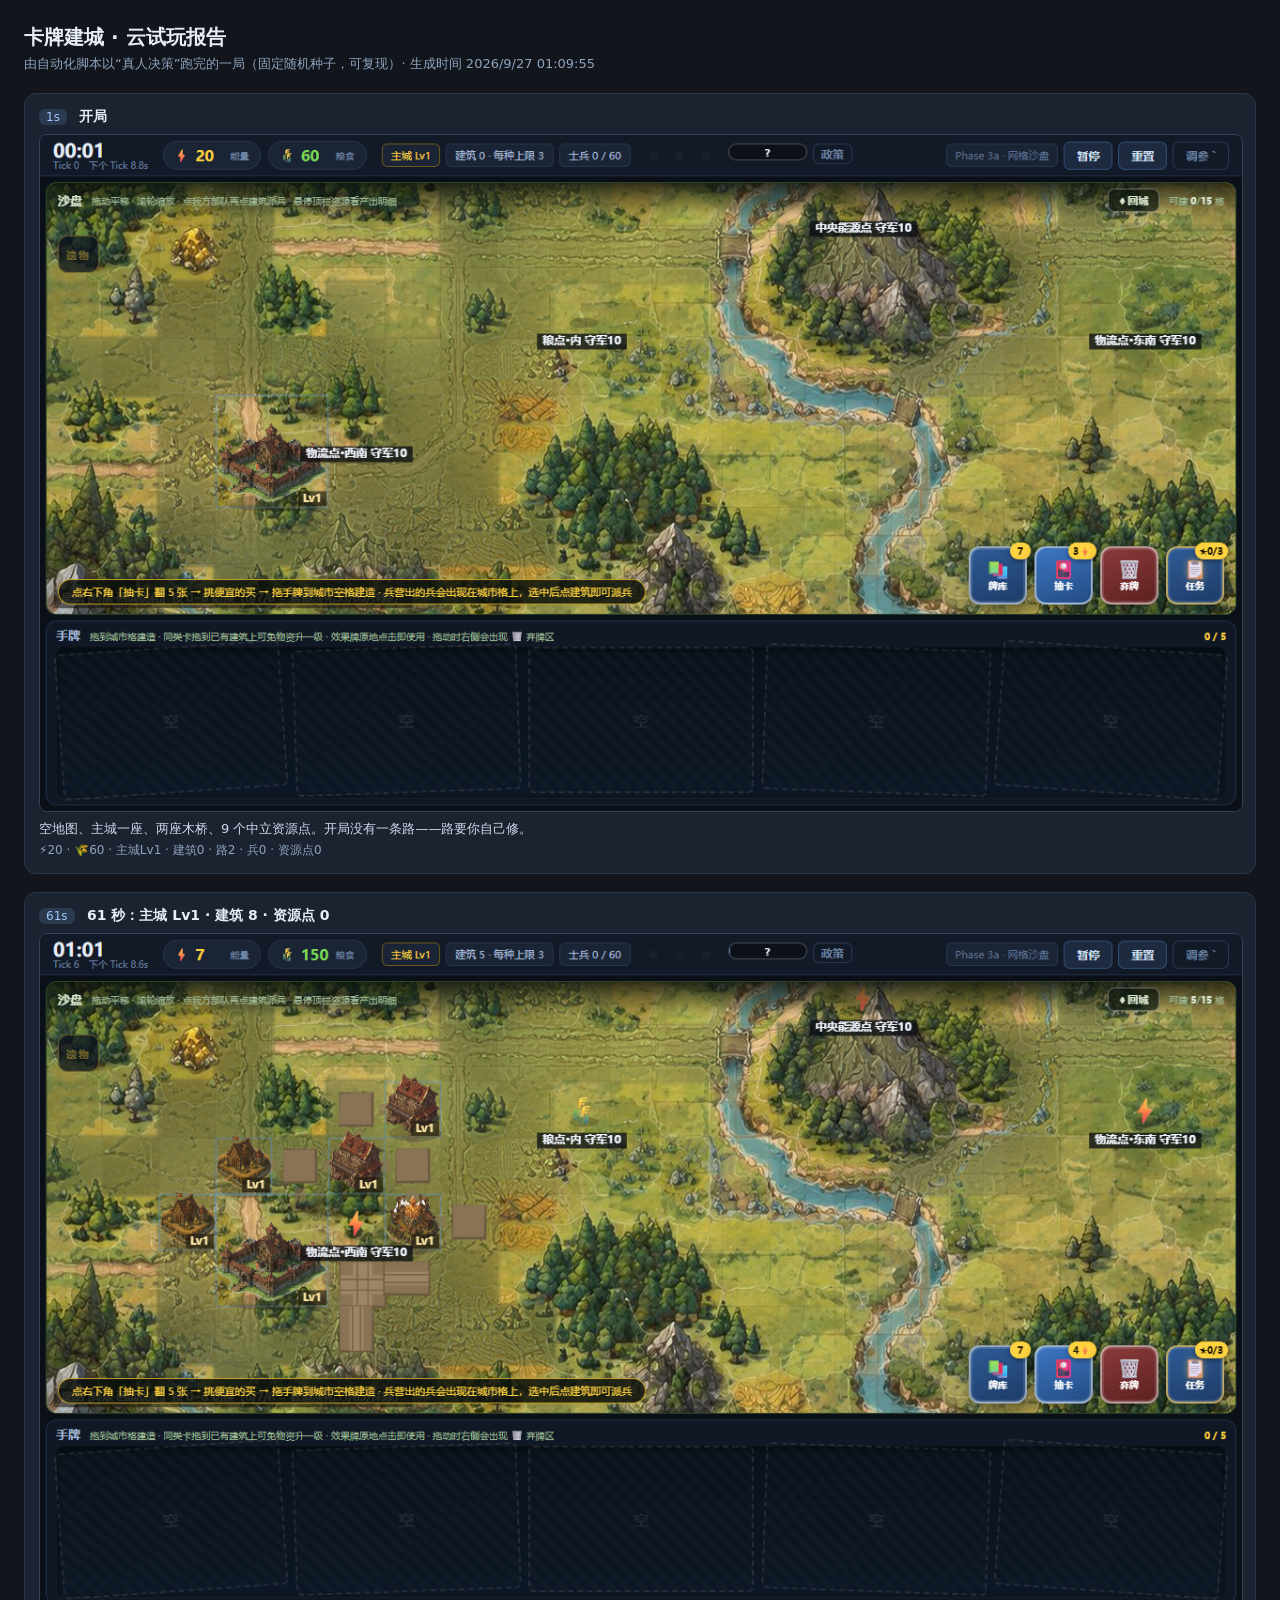
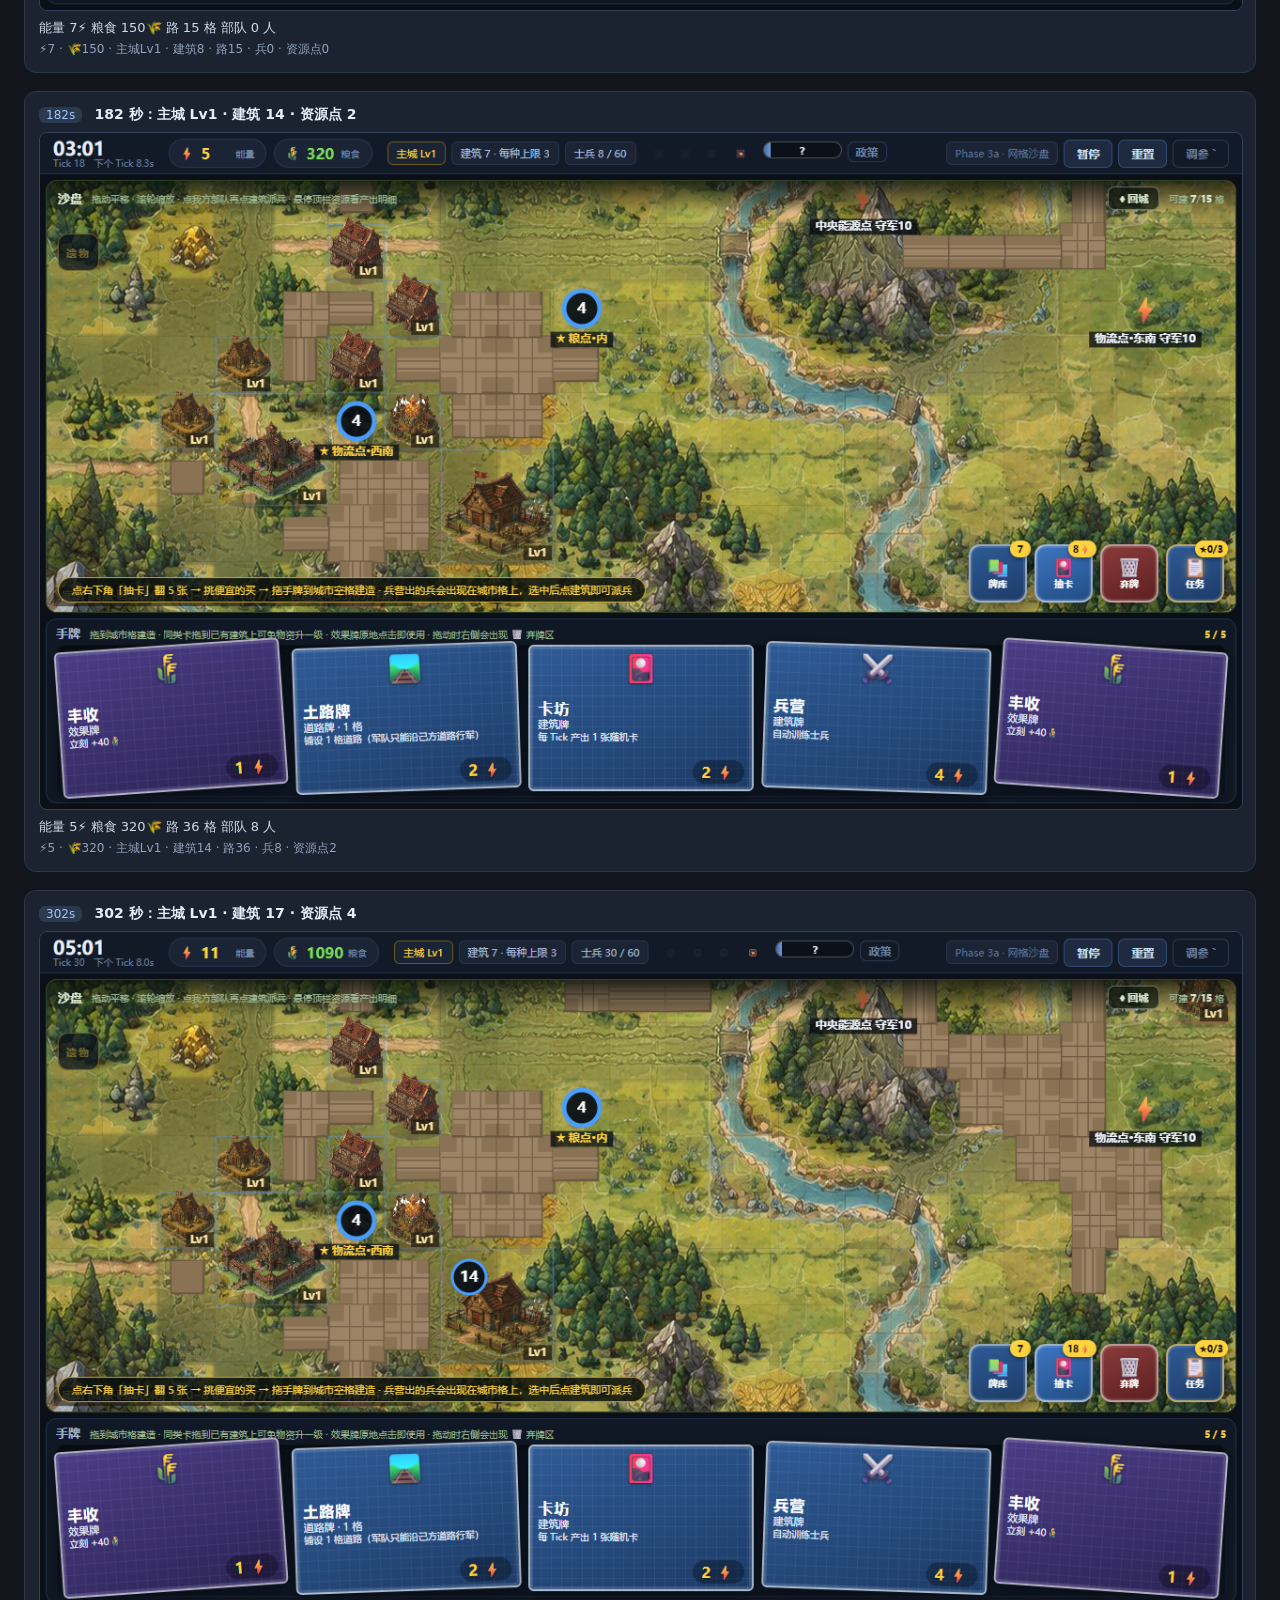
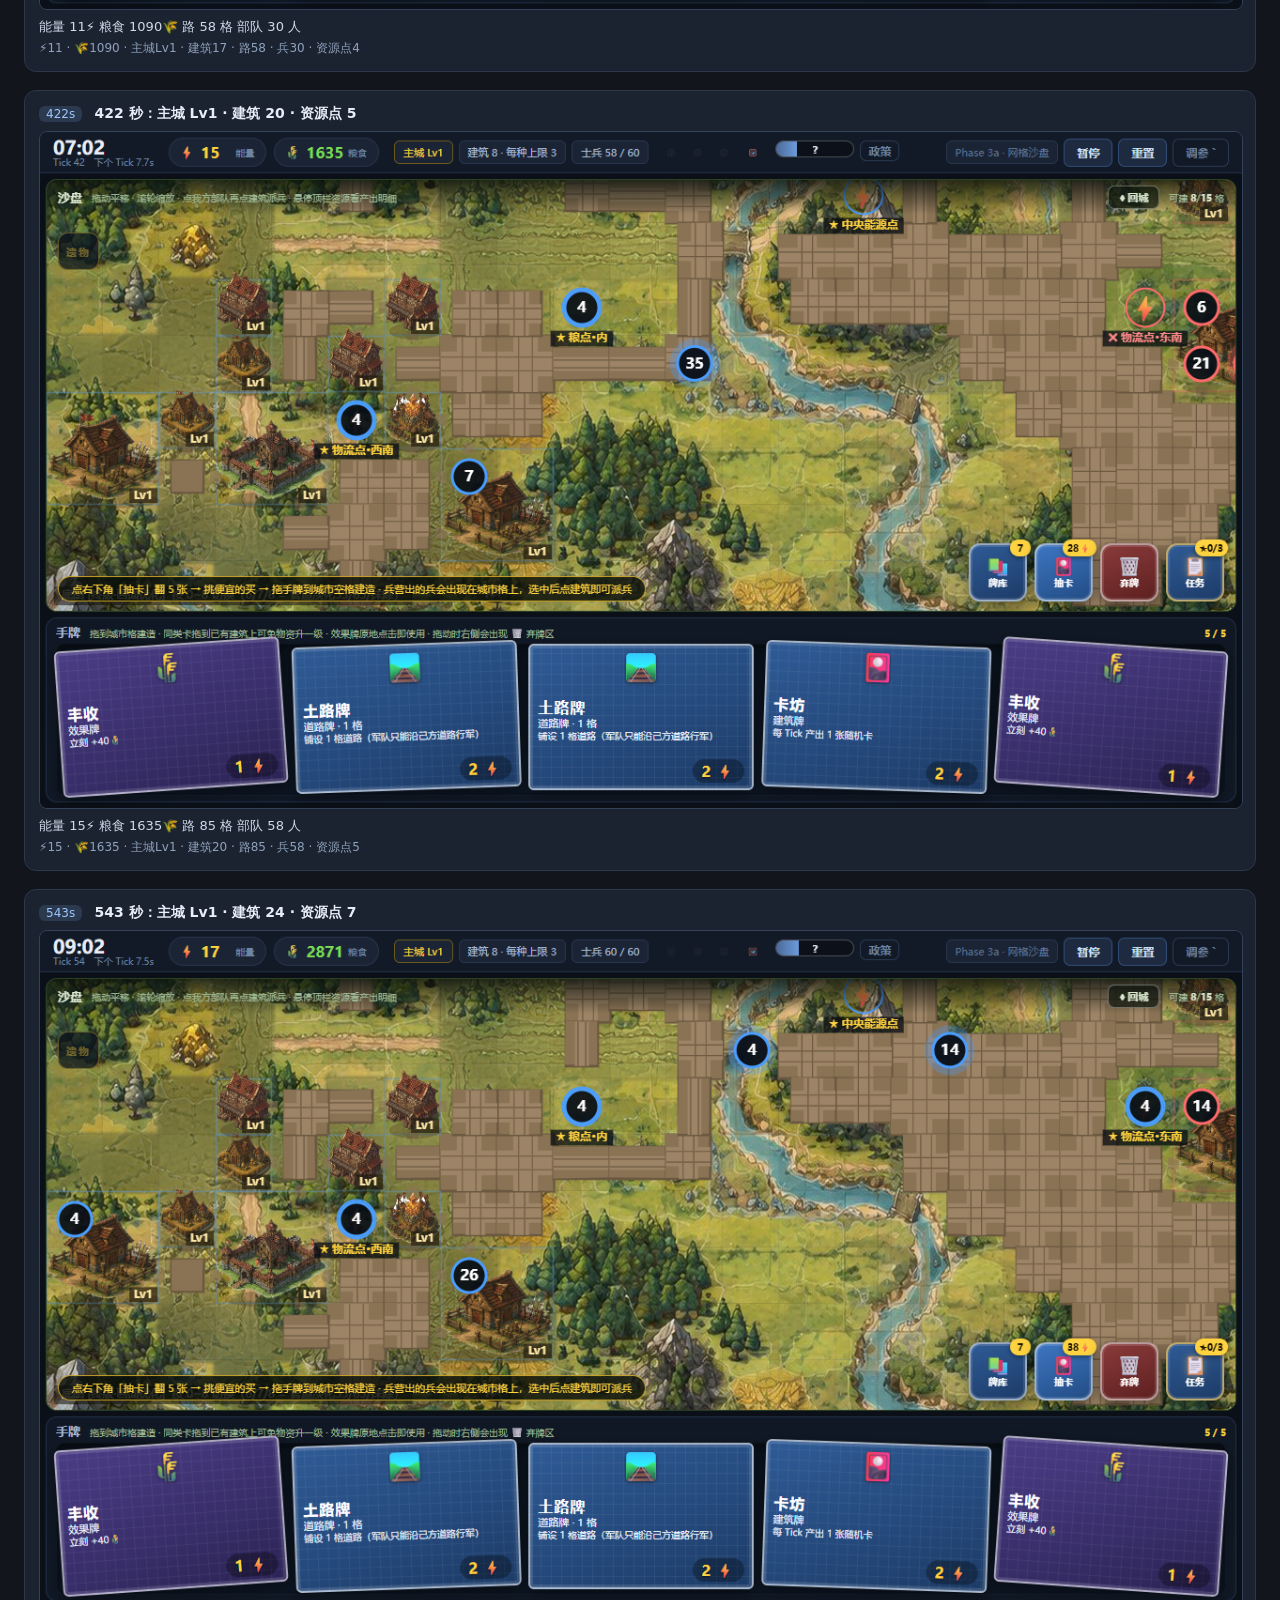
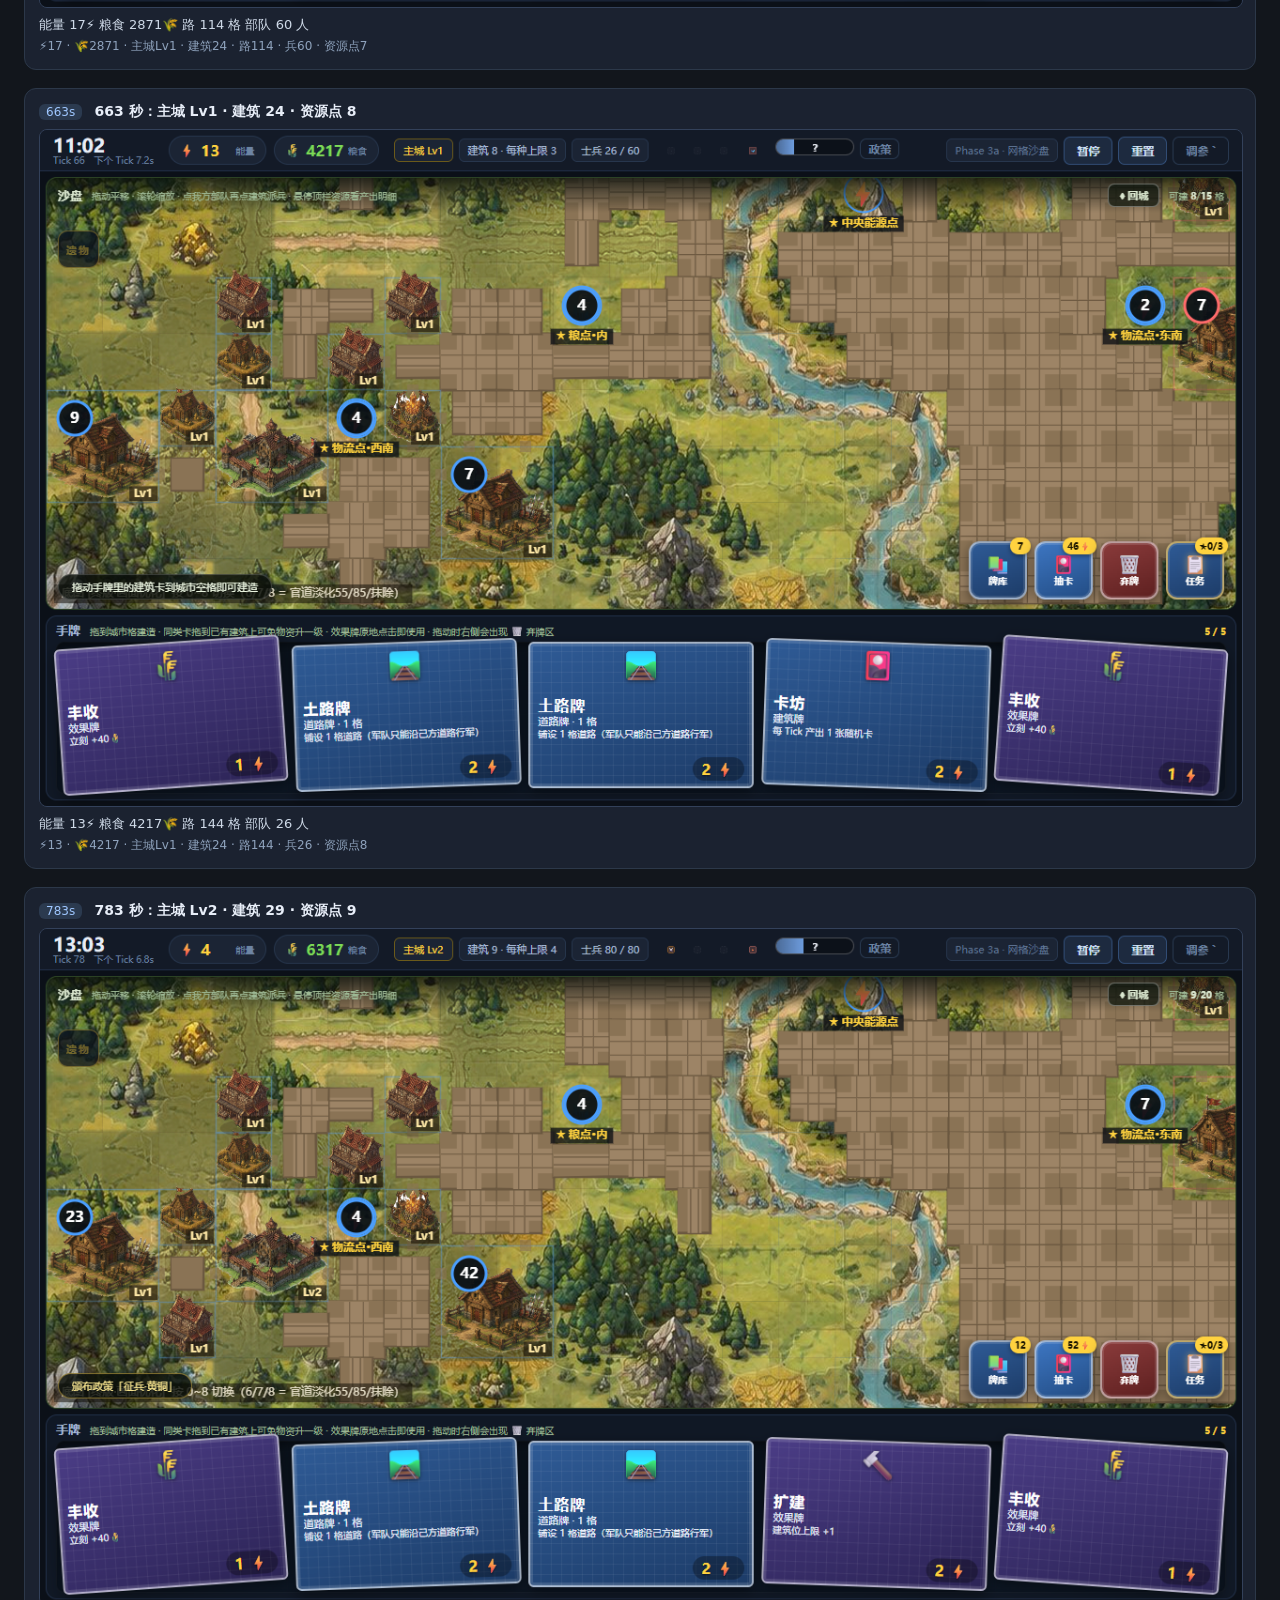
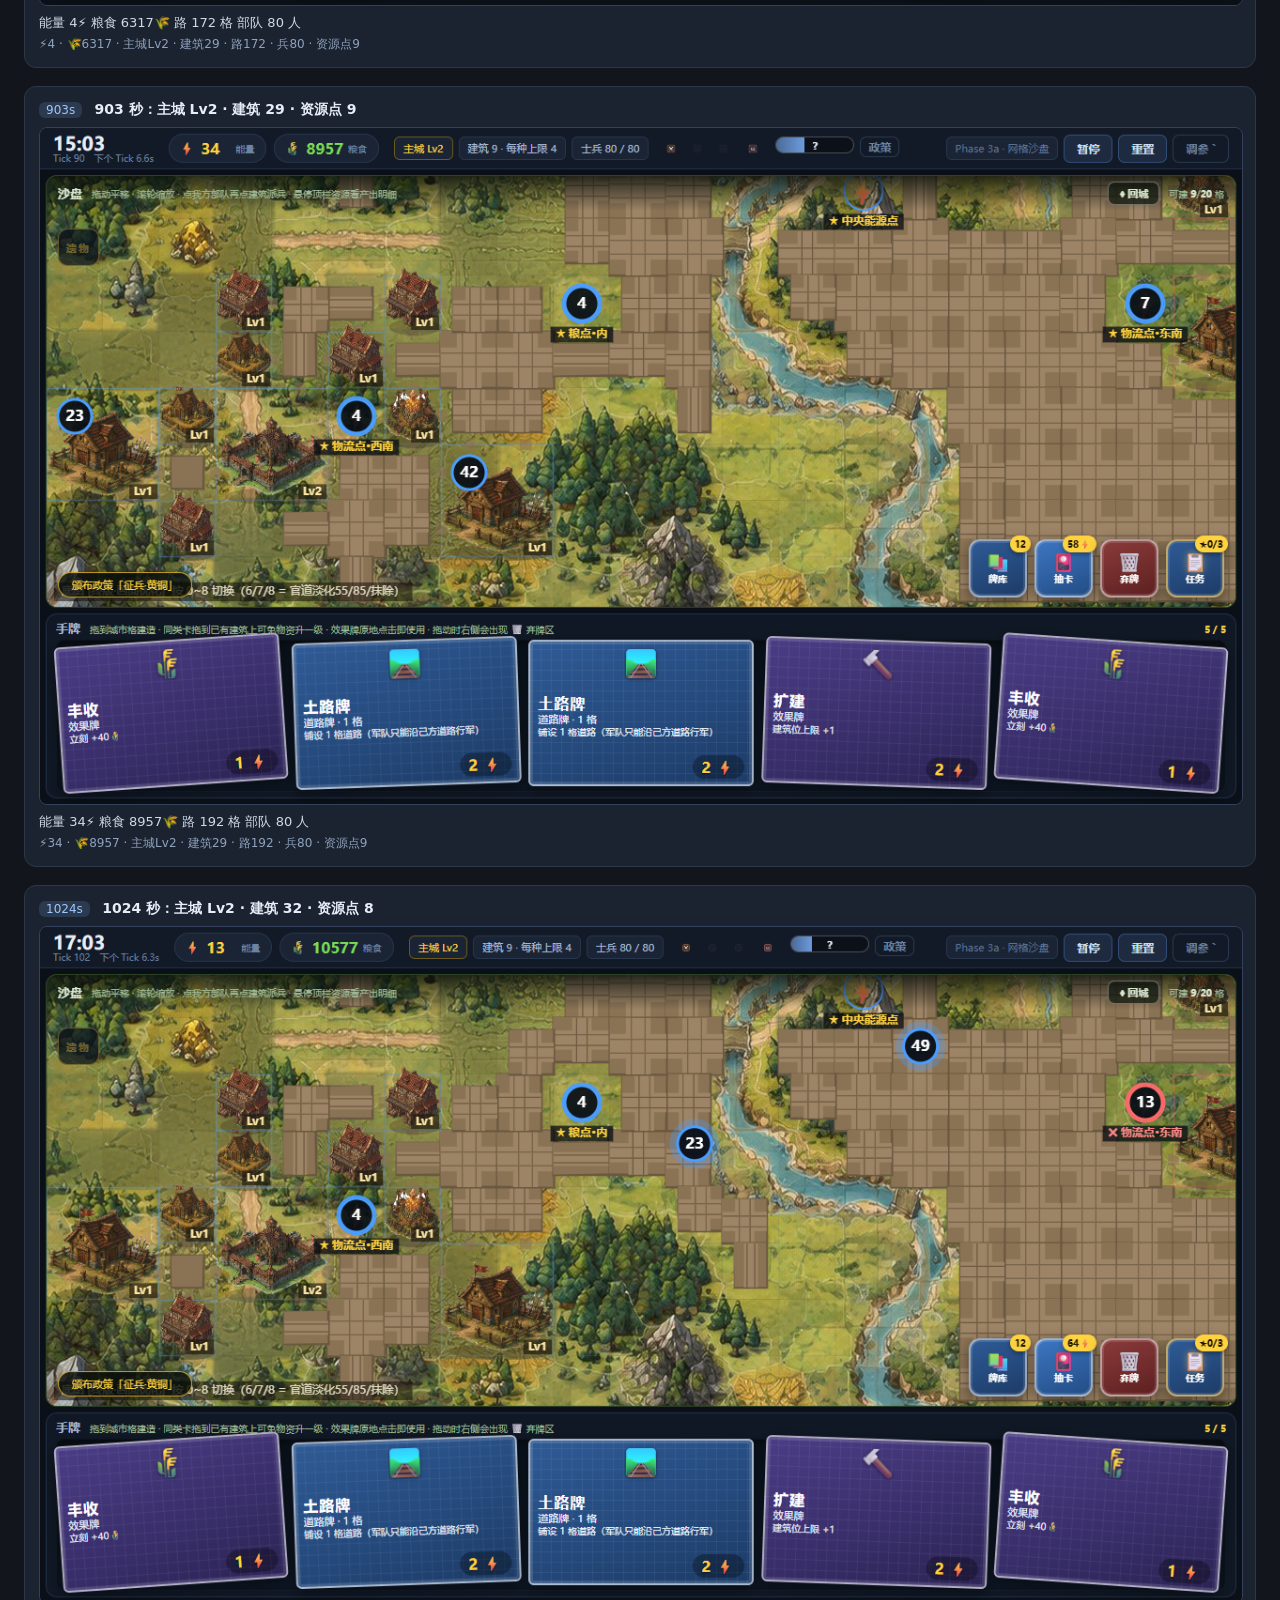
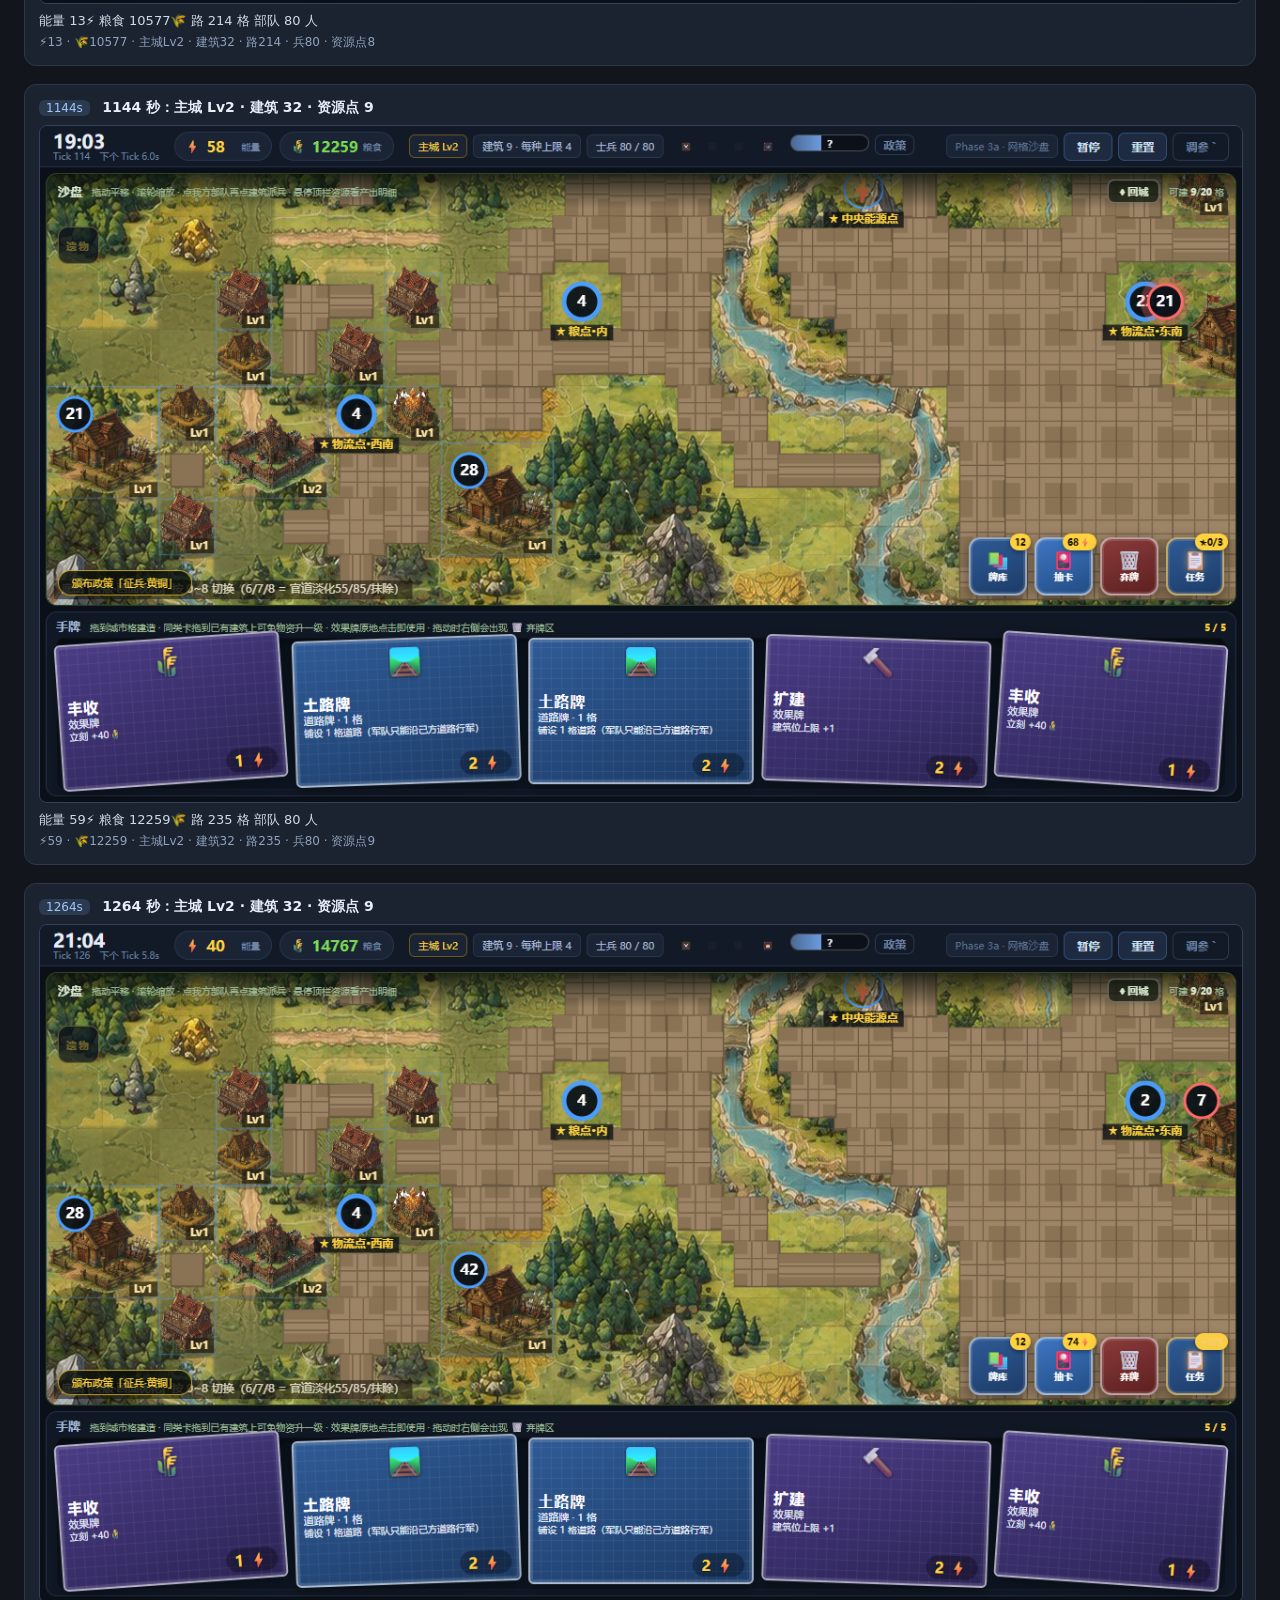
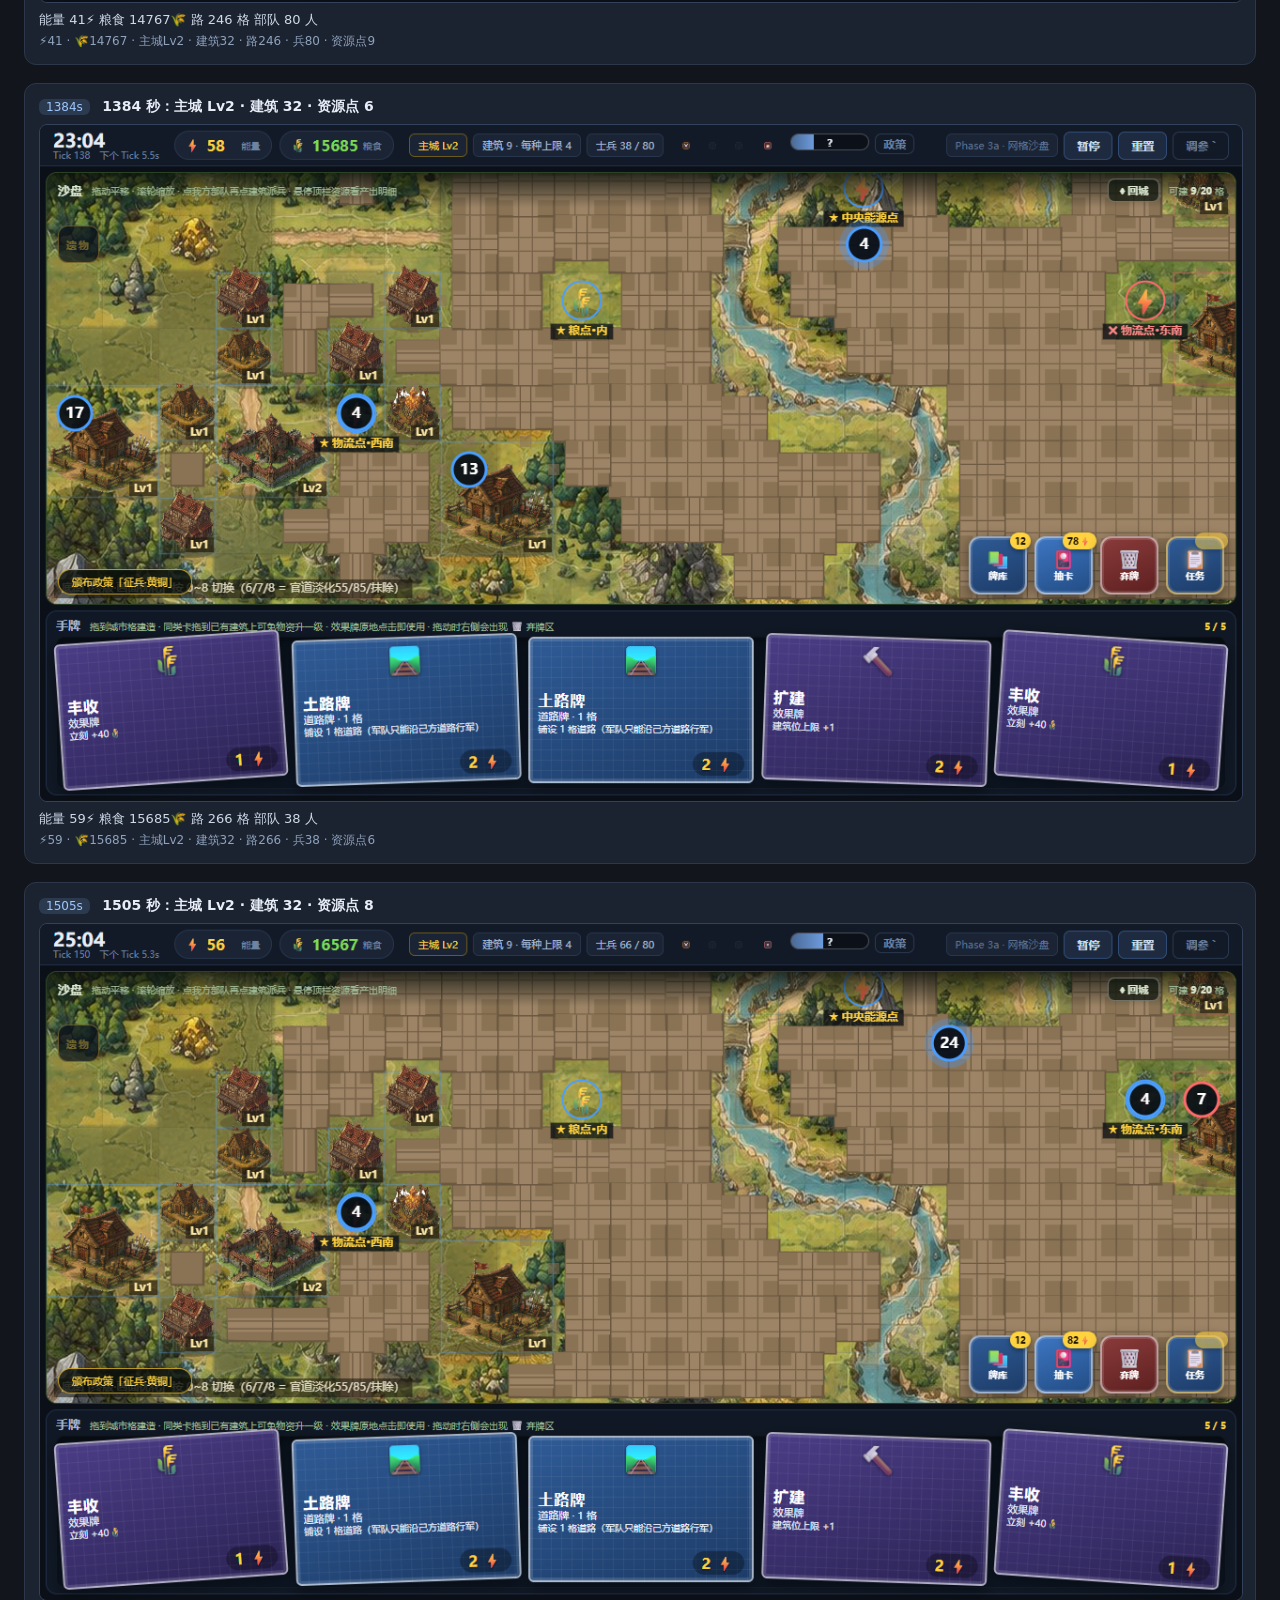
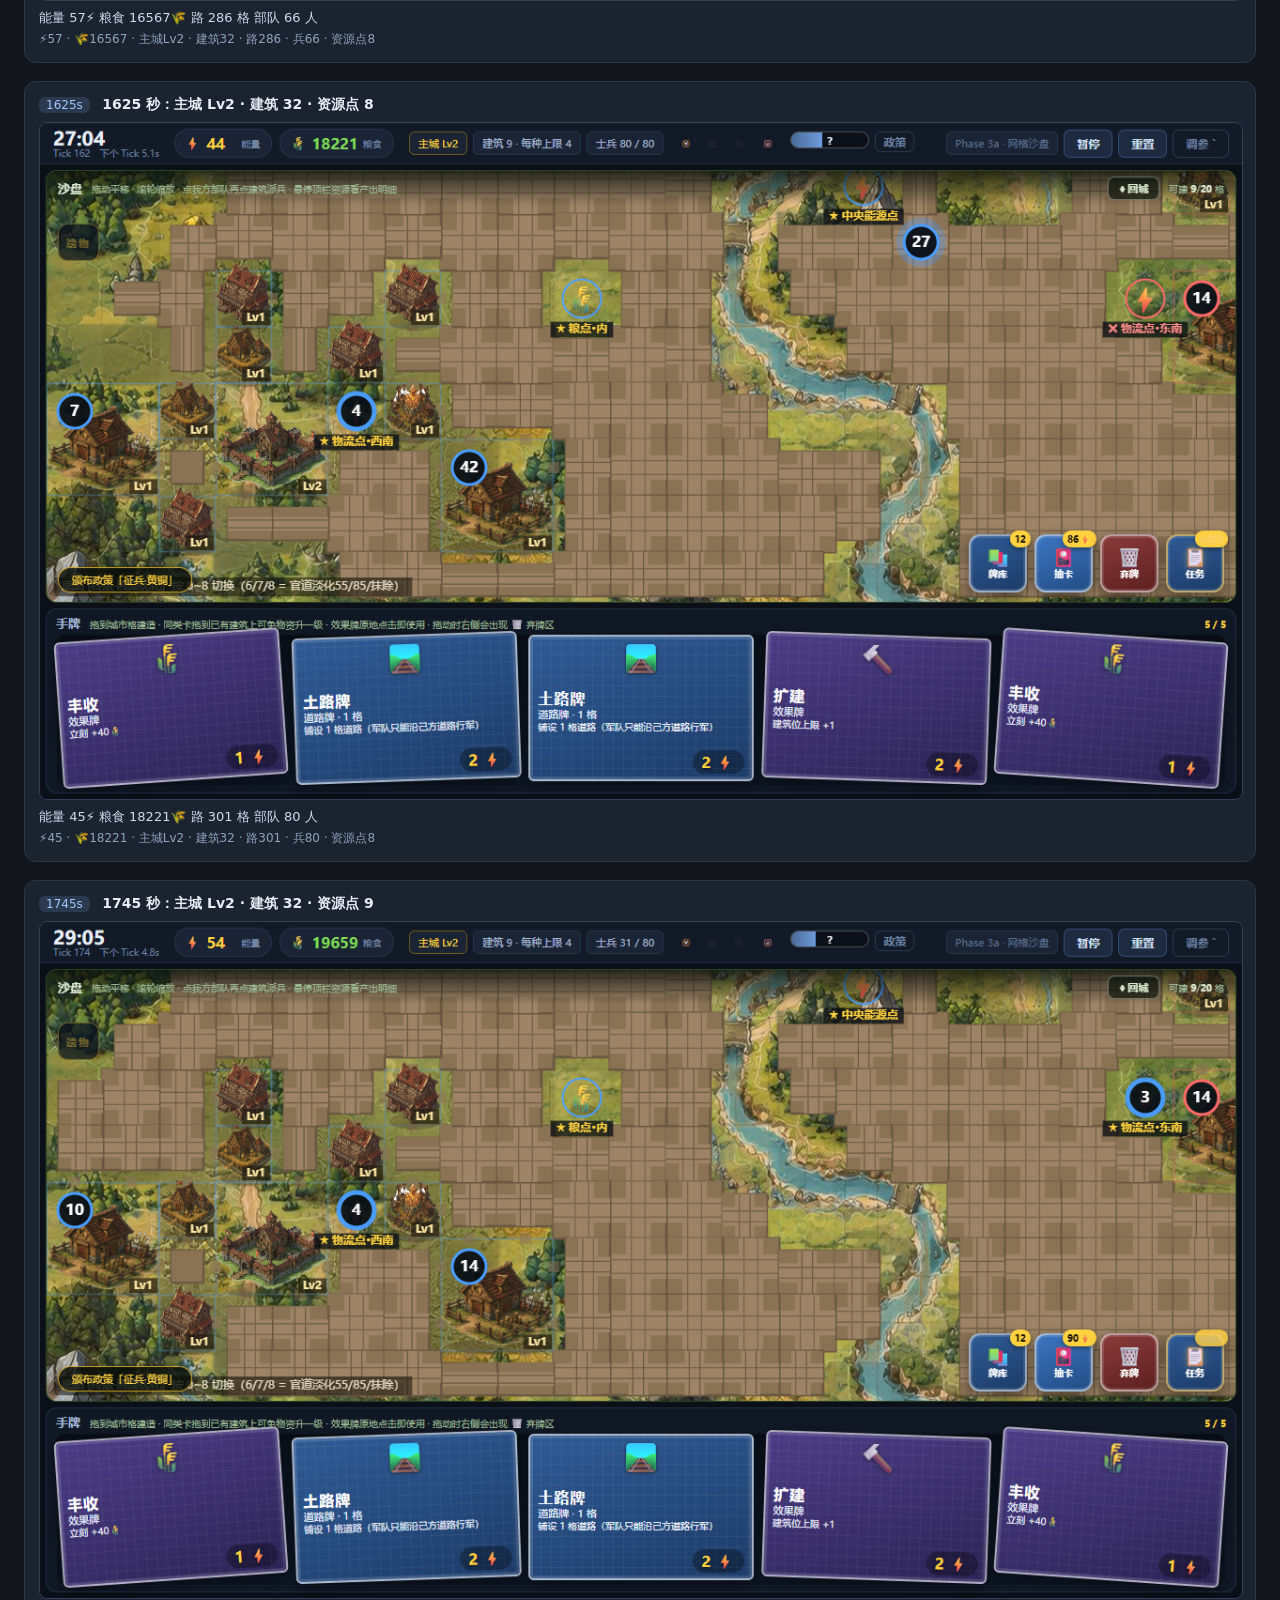
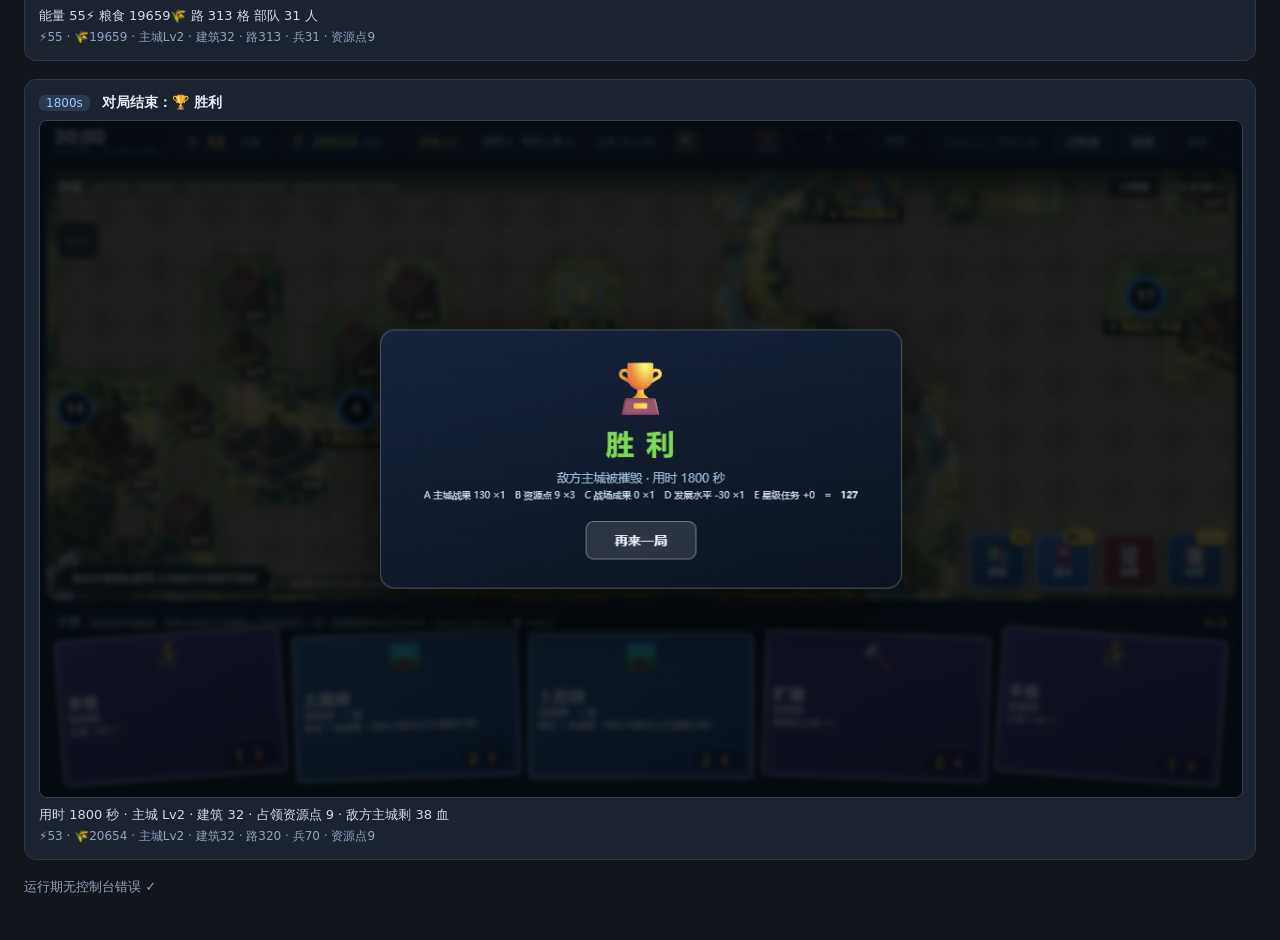
<file: 云试玩报告/index.html>
<!DOCTYPE html><html lang="zh-CN"><head><meta charset="UTF-8">
<meta name="viewport" content="width=device-width,initial-scale=1">
<title>卡牌建城 · 云试玩报告</title>
<style>
body{margin:0;background:#12161c;color:#e8eef8;font-family:"Microsoft YaHei",system-ui,sans-serif;padding:24px}
h1{font-size:20px;margin:0 0 4px}
.sub{color:#8fa3bd;font-size:13px;margin-bottom:20px}
.card{background:#1b2230;border:1px solid #2c3849;border-radius:12px;padding:14px;margin-bottom:18px}
.meta{font-size:14px;margin-bottom:8px}
.meta .t{display:inline-block;background:#2b3purple;background:#2b3a4f;color:#9fc7ff;border-radius:6px;padding:1px 7px;margin-right:8px;font-size:12px}
img{width:100%;border-radius:8px;border:1px solid #33415a;display:block}
.desc{font-size:13px;color:#cfdae8;margin:8px 0 4px}
.data{font-size:12px;color:#8fa3bd;margin:0;font-variant-numeric:tabular-nums}
.err{background:#3a1f1f;border:1px solid #7a3b3b;border-radius:10px;padding:12px;font-size:12px;color:#ffb4b4}
</style></head><body>
<h1>卡牌建城 · 云试玩报告</h1>
<div class="sub">由自动化脚本以“真人决策”跑完的一局（固定随机种子，可复现）· 生成时间 2026/9/27 01:09:55</div>

    <section class="card">
      <div class="meta"><span class="t">1s</span> <b>开局</b></div>
      <img src="img/t0001_01-开局.png" alt="开局">
      <p class="desc">空地图、主城一座、两座木桥、9 个中立资源点。开局没有一条路——路要你自己修。</p>
      <p class="data">⚡20 · 🌾60 · 主城Lv1 · 建筑0 · 路2 · 兵0 · 资源点0</p>
    </section>

    <section class="card">
      <div class="meta"><span class="t">61s</span> <b>61 秒：主城 Lv1 · 建筑 8 · 资源点 0</b></div>
      <img src="img/t0061_mid-0061.png" alt="61 秒：主城 Lv1 · 建筑 8 · 资源点 0">
      <p class="desc">能量 7⚡ 粮食 150🌾 路 15 格 部队 0 人</p>
      <p class="data">⚡7 · 🌾150 · 主城Lv1 · 建筑8 · 路15 · 兵0 · 资源点0</p>
    </section>

    <section class="card">
      <div class="meta"><span class="t">182s</span> <b>182 秒：主城 Lv1 · 建筑 14 · 资源点 2</b></div>
      <img src="img/t0182_mid-0182.png" alt="182 秒：主城 Lv1 · 建筑 14 · 资源点 2">
      <p class="desc">能量 5⚡ 粮食 320🌾 路 36 格 部队 8 人</p>
      <p class="data">⚡5 · 🌾320 · 主城Lv1 · 建筑14 · 路36 · 兵8 · 资源点2</p>
    </section>

    <section class="card">
      <div class="meta"><span class="t">302s</span> <b>302 秒：主城 Lv1 · 建筑 17 · 资源点 4</b></div>
      <img src="img/t0302_mid-0302.png" alt="302 秒：主城 Lv1 · 建筑 17 · 资源点 4">
      <p class="desc">能量 11⚡ 粮食 1090🌾 路 58 格 部队 30 人</p>
      <p class="data">⚡11 · 🌾1090 · 主城Lv1 · 建筑17 · 路58 · 兵30 · 资源点4</p>
    </section>

    <section class="card">
      <div class="meta"><span class="t">422s</span> <b>422 秒：主城 Lv1 · 建筑 20 · 资源点 5</b></div>
      <img src="img/t0422_mid-0422.png" alt="422 秒：主城 Lv1 · 建筑 20 · 资源点 5">
      <p class="desc">能量 15⚡ 粮食 1635🌾 路 85 格 部队 58 人</p>
      <p class="data">⚡15 · 🌾1635 · 主城Lv1 · 建筑20 · 路85 · 兵58 · 资源点5</p>
    </section>

    <section class="card">
      <div class="meta"><span class="t">543s</span> <b>543 秒：主城 Lv1 · 建筑 24 · 资源点 7</b></div>
      <img src="img/t0543_mid-0543.png" alt="543 秒：主城 Lv1 · 建筑 24 · 资源点 7">
      <p class="desc">能量 17⚡ 粮食 2871🌾 路 114 格 部队 60 人</p>
      <p class="data">⚡17 · 🌾2871 · 主城Lv1 · 建筑24 · 路114 · 兵60 · 资源点7</p>
    </section>

    <section class="card">
      <div class="meta"><span class="t">663s</span> <b>663 秒：主城 Lv1 · 建筑 24 · 资源点 8</b></div>
      <img src="img/t0663_mid-0663.png" alt="663 秒：主城 Lv1 · 建筑 24 · 资源点 8">
      <p class="desc">能量 13⚡ 粮食 4217🌾 路 144 格 部队 26 人</p>
      <p class="data">⚡13 · 🌾4217 · 主城Lv1 · 建筑24 · 路144 · 兵26 · 资源点8</p>
    </section>

    <section class="card">
      <div class="meta"><span class="t">783s</span> <b>783 秒：主城 Lv2 · 建筑 29 · 资源点 9</b></div>
      <img src="img/t0783_mid-0783.png" alt="783 秒：主城 Lv2 · 建筑 29 · 资源点 9">
      <p class="desc">能量 4⚡ 粮食 6317🌾 路 172 格 部队 80 人</p>
      <p class="data">⚡4 · 🌾6317 · 主城Lv2 · 建筑29 · 路172 · 兵80 · 资源点9</p>
    </section>

    <section class="card">
      <div class="meta"><span class="t">903s</span> <b>903 秒：主城 Lv2 · 建筑 29 · 资源点 9</b></div>
      <img src="img/t0903_mid-0903.png" alt="903 秒：主城 Lv2 · 建筑 29 · 资源点 9">
      <p class="desc">能量 34⚡ 粮食 8957🌾 路 192 格 部队 80 人</p>
      <p class="data">⚡34 · 🌾8957 · 主城Lv2 · 建筑29 · 路192 · 兵80 · 资源点9</p>
    </section>

    <section class="card">
      <div class="meta"><span class="t">1024s</span> <b>1024 秒：主城 Lv2 · 建筑 32 · 资源点 8</b></div>
      <img src="img/t1024_mid-1024.png" alt="1024 秒：主城 Lv2 · 建筑 32 · 资源点 8">
      <p class="desc">能量 13⚡ 粮食 10577🌾 路 214 格 部队 80 人</p>
      <p class="data">⚡13 · 🌾10577 · 主城Lv2 · 建筑32 · 路214 · 兵80 · 资源点8</p>
    </section>

    <section class="card">
      <div class="meta"><span class="t">1144s</span> <b>1144 秒：主城 Lv2 · 建筑 32 · 资源点 9</b></div>
      <img src="img/t1144_mid-1144.png" alt="1144 秒：主城 Lv2 · 建筑 32 · 资源点 9">
      <p class="desc">能量 59⚡ 粮食 12259🌾 路 235 格 部队 80 人</p>
      <p class="data">⚡59 · 🌾12259 · 主城Lv2 · 建筑32 · 路235 · 兵80 · 资源点9</p>
    </section>

    <section class="card">
      <div class="meta"><span class="t">1264s</span> <b>1264 秒：主城 Lv2 · 建筑 32 · 资源点 9</b></div>
      <img src="img/t1264_mid-1264.png" alt="1264 秒：主城 Lv2 · 建筑 32 · 资源点 9">
      <p class="desc">能量 41⚡ 粮食 14767🌾 路 246 格 部队 80 人</p>
      <p class="data">⚡41 · 🌾14767 · 主城Lv2 · 建筑32 · 路246 · 兵80 · 资源点9</p>
    </section>

    <section class="card">
      <div class="meta"><span class="t">1384s</span> <b>1384 秒：主城 Lv2 · 建筑 32 · 资源点 6</b></div>
      <img src="img/t1384_mid-1384.png" alt="1384 秒：主城 Lv2 · 建筑 32 · 资源点 6">
      <p class="desc">能量 59⚡ 粮食 15685🌾 路 266 格 部队 38 人</p>
      <p class="data">⚡59 · 🌾15685 · 主城Lv2 · 建筑32 · 路266 · 兵38 · 资源点6</p>
    </section>

    <section class="card">
      <div class="meta"><span class="t">1505s</span> <b>1505 秒：主城 Lv2 · 建筑 32 · 资源点 8</b></div>
      <img src="img/t1505_mid-1505.png" alt="1505 秒：主城 Lv2 · 建筑 32 · 资源点 8">
      <p class="desc">能量 57⚡ 粮食 16567🌾 路 286 格 部队 66 人</p>
      <p class="data">⚡57 · 🌾16567 · 主城Lv2 · 建筑32 · 路286 · 兵66 · 资源点8</p>
    </section>

    <section class="card">
      <div class="meta"><span class="t">1625s</span> <b>1625 秒：主城 Lv2 · 建筑 32 · 资源点 8</b></div>
      <img src="img/t1625_mid-1625.png" alt="1625 秒：主城 Lv2 · 建筑 32 · 资源点 8">
      <p class="desc">能量 45⚡ 粮食 18221🌾 路 301 格 部队 80 人</p>
      <p class="data">⚡45 · 🌾18221 · 主城Lv2 · 建筑32 · 路301 · 兵80 · 资源点8</p>
    </section>

    <section class="card">
      <div class="meta"><span class="t">1745s</span> <b>1745 秒：主城 Lv2 · 建筑 32 · 资源点 9</b></div>
      <img src="img/t1745_mid-1745.png" alt="1745 秒：主城 Lv2 · 建筑 32 · 资源点 9">
      <p class="desc">能量 55⚡ 粮食 19659🌾 路 313 格 部队 31 人</p>
      <p class="data">⚡55 · 🌾19659 · 主城Lv2 · 建筑32 · 路313 · 兵31 · 资源点9</p>
    </section>

    <section class="card">
      <div class="meta"><span class="t">1800s</span> <b>对局结束：🏆 胜利</b></div>
      <img src="img/t1800_99-结束.png" alt="对局结束：🏆 胜利">
      <p class="desc">用时 1800 秒 · 主城 Lv2 · 建筑 32 · 占领资源点 9 · 敌方主城剩 38 血</p>
      <p class="data">⚡53 · 🌾20654 · 主城Lv2 · 建筑32 · 路320 · 兵70 · 资源点9</p>
    </section>
<div class="sub">运行期无控制台错误 ✓</div>
</body></html>
</file>
